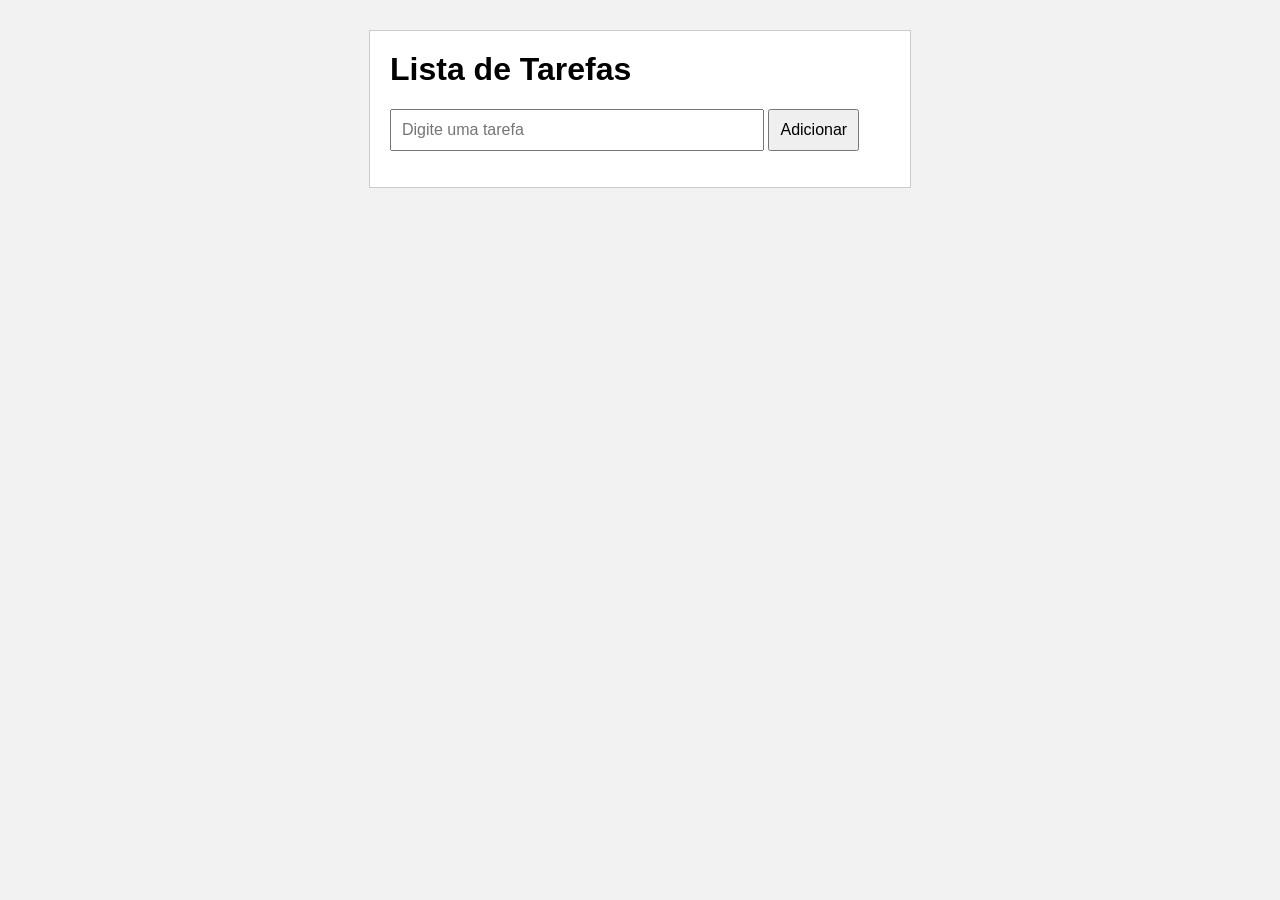
<file: index.html>
<!DOCTYPE html>
<html lang="pt-BR">
<head>
  <meta charset="UTF-8">
  <meta name="viewport" content="width=device-width, initial-scale=1.0">
  <title>Lista de Tarefas</title>
  <link rel="stylesheet" href="style.css">
</head>
<body>

  <div class="caixa">

    <h1 id="titulo_body">Lista de Tarefas</h1>

    <input type="text" id="campo-tarefa" placeholder="Digite uma tarefa">
    <button id="botao-adicionar">Adicionar</button>

    <ul id="lista"></ul>

  </div>

  <script src="main.js"></script>
</body>
</html>
</file>
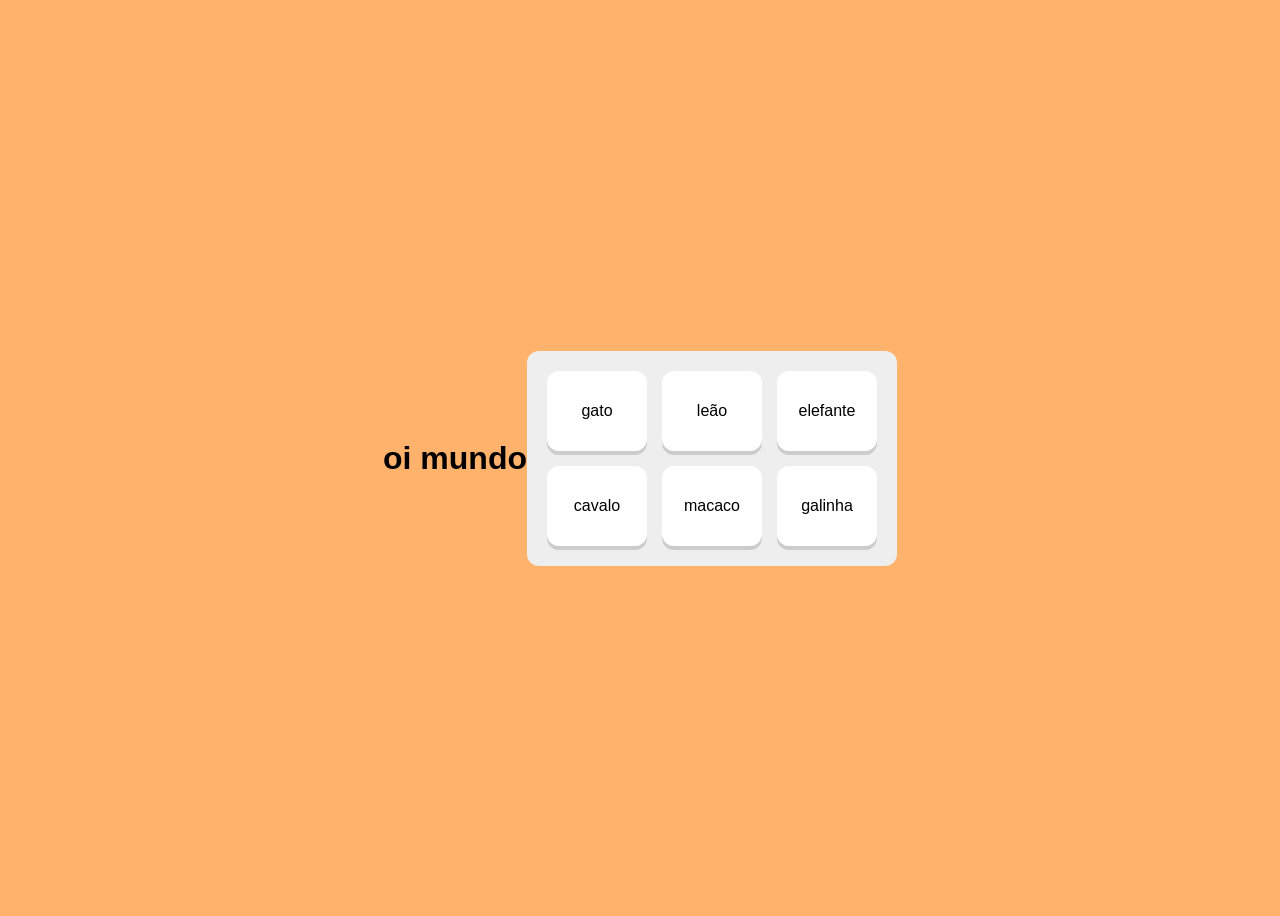
<file: js/index.html>
﻿<!DOCTYPE html>
<html lang="pt-br">
<head>
    <meta charset="UTF-8">
    <title>Teclado de Animais</title>
    <link rel="stylesheet" href="style.css">
</head>
<body>
    <h1 id="titulo">oi mundo</h1>
    
    <section class="teclado">
        <button class="tecla tecla_gato">gato</button>
        <button class="tecla tecla_leao">leão</button>
        <button class="tecla">elefante</button>
        <button class="tecla">cavalo</button>
        <button class="tecla">macaco</button>
        <button class="tecla">galinha</button>
    </section>
    
    <audio src="sons/som_gatinho.mp3" id="tecla_gato"></audio>
    <audio src="sons/som_leao.mp3" id="tecla_leao"></audio>
    <audio src="sons/som_elefante.mp3" id="tecla_elefante"></audio>

    <script src="main.js"></script>
    
</body>
</html>
</file>
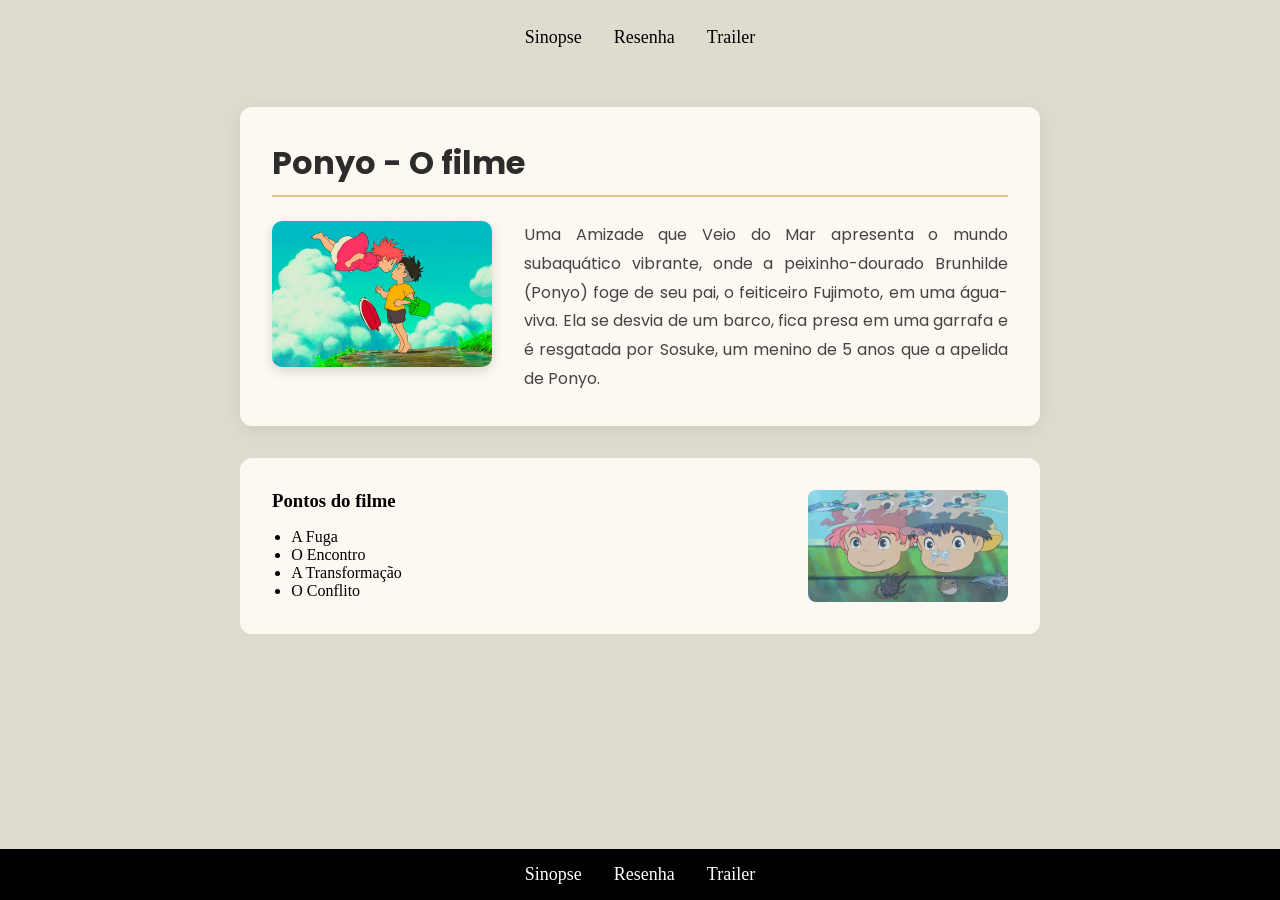
<file: ponyo/index.html>
<!DOCTYPE html>
<html lang="pt-br">
    <head>
        <meta charset="UTF-8">
        <meta name="viewport" content="width=device-width, initial-scale=1.0">
        <title>Aula 01</title>
        <link rel="stylesheet" href="styles/styles.css">
    </head>
    <body>

        <header class="header">
            <ul>
                <li><a href="https://www.primevideo.com/-/pt/detail/Ponyo/0G58GMWQQ91VX181AHHCNHP3XX">Sinopse</a></li>
                <li><a href="https://www.primevideo.com/-/pt/detail/Ponyo/0G58GMWQQ91VX181AHHCNHP3XX">Resenha</a></li>
                <li><a href="https://www.primevideo.com/-/pt/detail/Ponyo/0G58GMWQQ91VX181AHHCNHP3XX">Trailer</a></li>
            </ul>
        </header>
        <main>
            <section id="sinopse" class="sobre-container">
                <h1 class="">Ponyo - O filme</h1>
                <img class="ponyo" src="images/ponyo.jpg" alt="ponyo">
        
                <p> Uma Amizade que Veio do Mar apresenta o mundo subaquático vibrante, onde a peixinho-dourado Brunhilde 
                    (Ponyo) foge de seu pai, o feiticeiro Fujimoto, em uma água-viva. Ela se desvia de um barco, fica presa em uma garrafa e é resgatada por Sosuke, 
                    um menino de 5 anos que a apelida de Ponyo. </p>
            </section>

            <section class="container-pontos">
                <h3>Pontos do filme</h3>

                <img src="images/ponyoo.jpg" alt="ponyo 2">
        
                <ul>
                    <li>A Fuga </li>
                    <li>O Encontro</li>
                    <li>A Transformação</li>
                    <li>O Conflito</li>
                </ul>
            </section>
        </main>
        
        <footer class="footer">
            <ul>
                <li><a href="https://www.primevideo.com/-/pt/detail/Ponyo/0G58GMWQQ91VX181AHHCNHP3XX">Sinopse</a></li>
                <li><a href="https://www.primevideo.com/-/pt/detail/Ponyo/0G58GMWQQ91VX181AHHCNHP3XX">Resenha</a></li>
                <li><a href="https://www.primevideo.com/-/pt/detail/Ponyo/0G58GMWQQ91VX181AHHCNHP3XX">Trailer</a></li>
            </ul>
        </footer>
    </body>
</html>
</file>
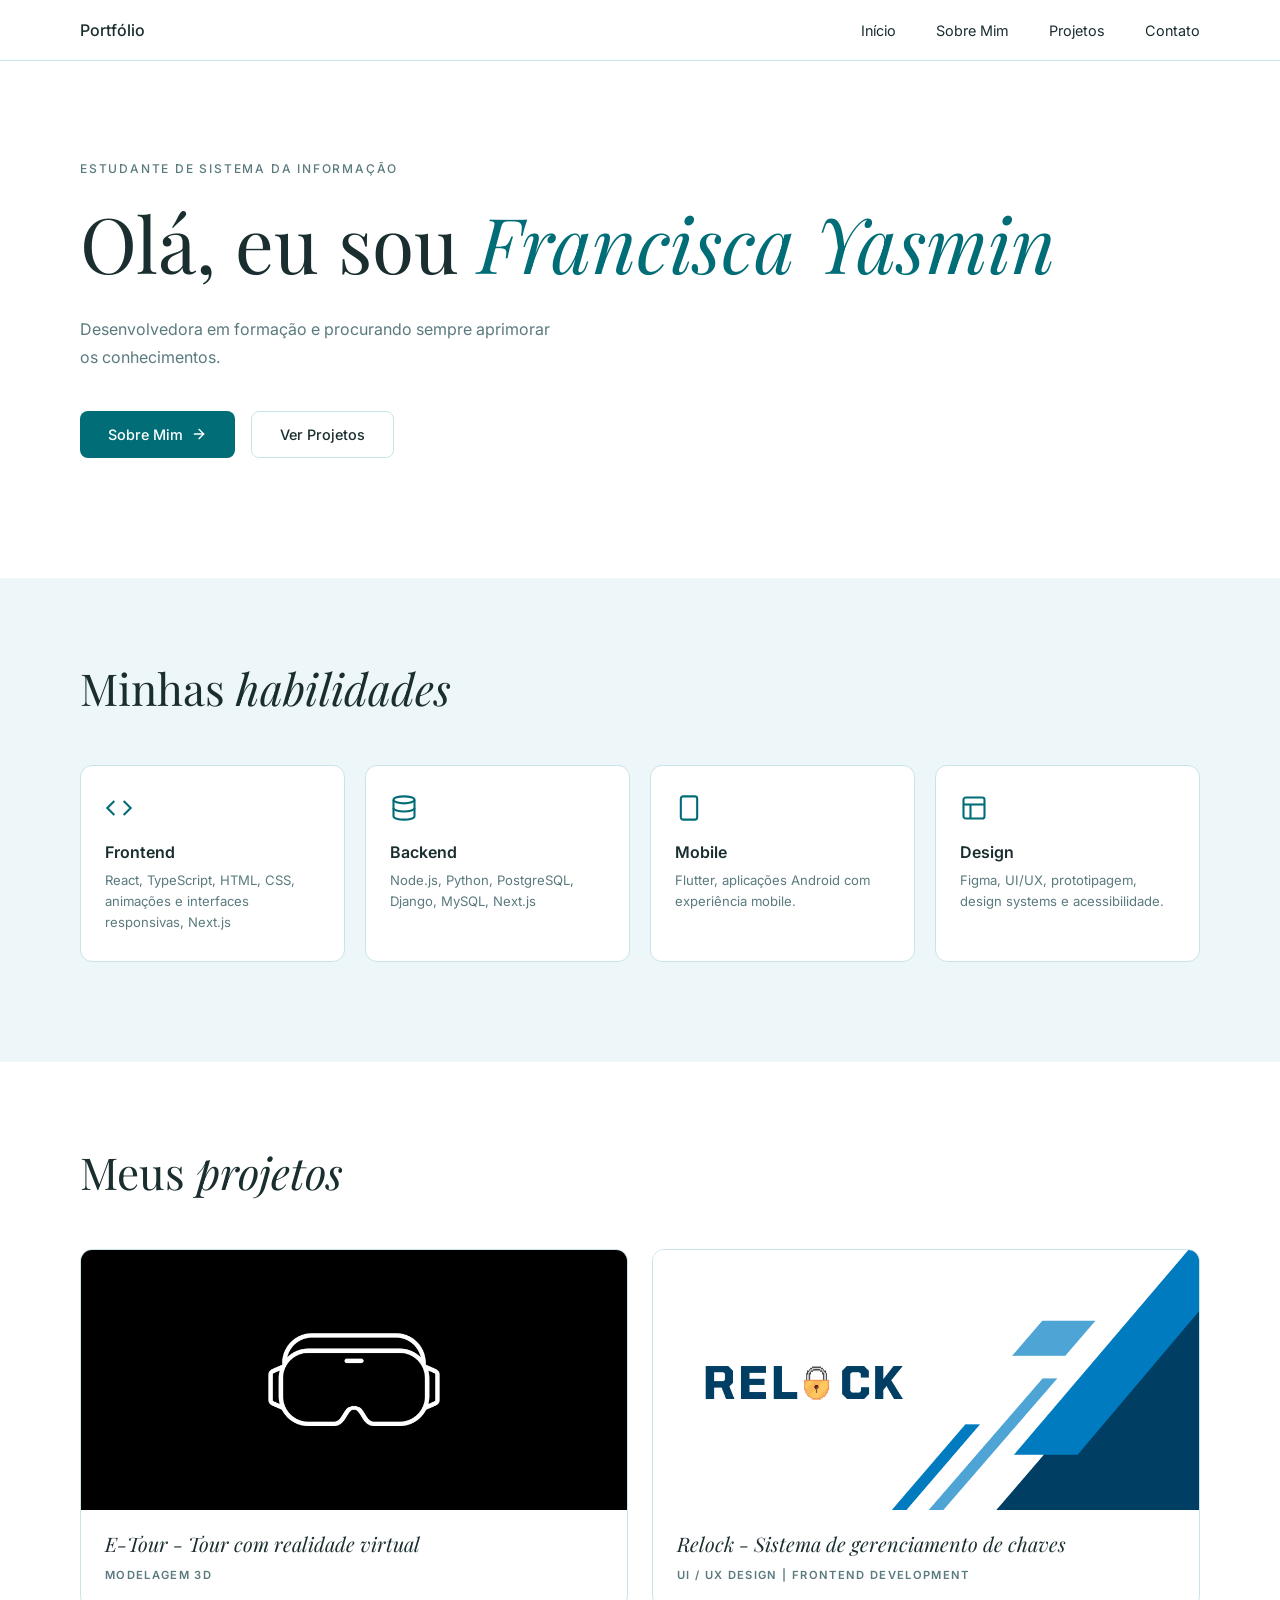
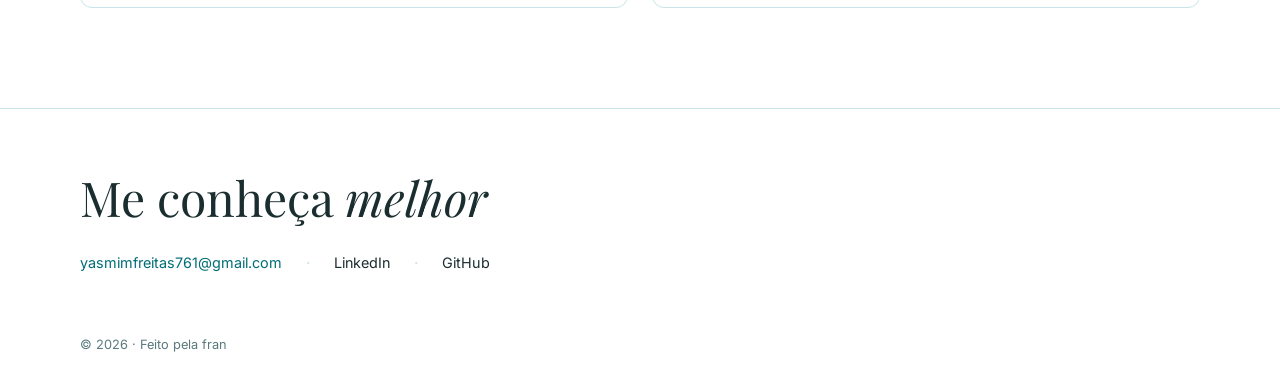
<file: projeto/index.html>
<!DOCTYPE html>
<html lang="pt-BR">
<head>
    <meta charset="UTF-8">
    <meta name="viewport" content="width=device-width, initial-scale=1.0">
    <title>Portfólio</title>
    <link rel="preconnect" href="https://fonts.googleapis.com">
    <link rel="preconnect" href="https://fonts.gstatic.com" crossorigin>
    <link rel="stylesheet" href="styles/index.css">
    <link href="https://fonts.googleapis.com/css2?family=Playfair+Display:ital,wght@0,400;0,700;1,400;1,700&family=Inter:wght@300;400;500;600&display=swap" rel="stylesheet">
    
</head>
<body>

    
    <!-- NAVBAR -->
    <nav>
        <span  class="nav-logo">Portfólio</span>
        <ul class="nav-links">
            <li><a href="index.html">Início</a></li>
            <li><a href="sobre.html">Sobre Mim</a></li>
            <li><a href="#projetos">Projetos</a></li>
            <li><a href="#contato">Contato</a></li>
        </ul>
    </nav>

    <main>

        <!-- HERO -->
        <section class="hero">
            <p class="hero-label">Estudante de Sistema da Informação</p>
            <h1>Olá, eu sou <em>Francisca Yasmin</em></h1>
            <p class="hero-desc">
                Desenvolvedora em formação e procurando sempre aprimorar os conhecimentos. 
            </p>
            <div class="hero-buttons">
                <a href="sobre.html" class="btn-primary">
                    Sobre Mim
                    <svg width="16" height="16" viewBox="0 0 24 24" fill="none" stroke="currentColor" stroke-width="2" stroke-linecap="round" stroke-linejoin="round"><line x1="5" y1="12" x2="19" y2="12"/><polyline points="12 5 19 12 12 19"/></svg>
                </a>
                <a href="#projetos" class="btn-secondary">Ver Projetos</a>  
            </div>
        </section>
        
        <!-- SKILLS -->
        <section class="skills">
            <h2>Minhas <em>habilidades</em></h2>
            <div class="skills-grid">
                
                <div class="skill-card">
                    <div class="skill-icon">
                        <!-- Code icon -->
                        <svg viewBox="0 0 24 24"><polyline points="16 18 22 12 16 6"/><polyline points="8 6 2 12 8 18"/></svg>
                    </div>
                    <h3>Frontend</h3>
                    <p>React, TypeScript, HTML, CSS, animações e interfaces responsivas, Next.js</p>
                </div>
                
                <div class="skill-card">
                    <div class="skill-icon">
                        <!-- Database icon -->
                        <svg viewBox="0 0 24 24"><ellipse cx="12" cy="5" rx="9" ry="3"/><path d="M21 12c0 1.66-4 3-9 3s-9-1.34-9-3"/><path d="M3 5v14c0 1.66 4 3 9 3s9-1.34 9-3V5"/></svg>
                    </div>
                    <h3>Backend</h3>
                    <p>Node.js, Python, PostgreSQL, Django, MySQL, Next.js</p>
                </div>
                
                <div class="skill-card">
                    <div class="skill-icon">
                        <!-- Mobile icon -->
                        <svg viewBox="0 0 24 24"><rect x="5" y="2" width="14" height="20" rx="2" ry="2"/><line x1="12" y1="18" x2="12.01" y2="18"/></svg>
                    </div>
                    <h3>Mobile</h3>
                    <p>Flutter, aplicações Android com experiência mobile.</p>
                </div>
                
                <div class="skill-card">
                    <div class="skill-icon">
                        <!-- Layout/Design icon -->
                        <svg viewBox="0 0 24 24"><rect x="3" y="3" width="18" height="18" rx="2"/><path d="M3 9h18"/><path d="M9 21V9"/></svg>
                    </div>
                    <h3>Design</h3>
                    <p>Figma, UI/UX, prototipagem, design systems e acessibilidade.</p>
                </div>
                
            </div>
        </section>
        
        <!-- PROJECTS -->
        <section id="projetos" class="projects">
            <h2>Meus <em>projetos</em></h2>
            <div class="projects-grid">
                
                <!-- Card 1: Sistema de Gestão -->
                <div class="project-card">
                    <div class="project-thumb thumb-gestao">
                        <img src="images/etour.png" alt="">
                        <rect x="120" y="50" width="160" height="170" rx="4" fill="#2563eb"/>
                        <circle cx="270" cy="180" r="90" fill="#f97316"/>
                        <rect x="240" y="60" width="160" height="140" rx="4" fill="none" stroke="#2563eb" stroke-width="2"/>
                        <circle cx="370" cy="80" r="18" fill="#2563eb"/>
                        <circle cx="330" cy="155" r="50" fill="#2563eb"/>
                        <circle cx="155" cy="160" r="38" fill="#a5b4fc" opacity="0.75"/>
                        <circle cx="260" cy="230" r="28" fill="#f97316"/>
                    </svg>
                </div>
                <div class="project-info">
                    <h3>E-Tour - Tour com realidade virtual</h3>
                    <span class="project-tag">Modelagem 3D</span>
                </div>
            </div>
            
            <!-- Card 2: Design System -->
            <div class="project-card">
                <div class="project-thumb thumb-design">
                    <img src="images/Relock.png" alt="">
                        <line x1="60" y1="10" x2="60" y2="250" stroke="#e5e7eb" stroke-width="1"/>
                        <line x1="155" y1="10" x2="155" y2="250" stroke="#e5e7eb" stroke-width="1"/>
                        <line x1="250" y1="10" x2="250" y2="250" stroke="#e5e7eb" stroke-width="1"/>
                        <line x1="345" y1="10" x2="345" y2="250" stroke="#e5e7eb" stroke-width="1"/>
                        <line x1="440" y1="10" x2="440" y2="250" stroke="#e5e7eb" stroke-width="1"/>
                        <line x1="60" y1="30" x2="440" y2="30" stroke="#e5e7eb" stroke-width="1"/>
                        <line x1="60" y1="100" x2="440" y2="100" stroke="#e5e7eb" stroke-width="1"/>
                        <line x1="60" y1="170" x2="440" y2="170" stroke="#e5e7eb" stroke-width="1"/>
                        <line x1="60" y1="240" x2="440" y2="240" stroke="#e5e7eb" stroke-width="1"/>
                        <rect x="260" y="38" width="72" height="52" rx="2" fill="#2563eb"/>
                        <rect x="70" y="108" width="72" height="52" rx="2" fill="#3b82f6"/>
                        <rect x="165" y="108" width="72" height="52" rx="2" fill="#1d4ed8"/>
                        <rect x="165" y="178" width="72" height="52" rx="2" fill="#2563eb"/>
                        <rect x="355" y="178" width="44" height="44" rx="2" fill="#60a5fa"/>
                    </svg>
                </div>
                <div class="project-info">
                    <h3>Relock - Sistema de gerenciamento de chaves</h3>
                    <span class="project-tag">UI / UX Design | Frontend Development</span>
                </div>
            </div>
            
        </div>
    </section>
</main>

  <hr>

    <!-- CONTATO -->
    <section id="contato" class="contact-section">
        <h2 class="contact-title">Me conheça <em>melhor</em></h2>
        <div class="contact-links">
            <a href="mailto:yasmimfreitas761@gmail.com" class="email-link">yasmimfreitas761@gmail.com</a>
            <span class="separator">·</span>
            <a href="#" class="plain-link">LinkedIn</a>
            <span class="separator">·</span>
            <a href="https://github.com/francisca-yasmin" class="plain-link">GitHub</a>
        </div>
    </section>

    <footer>
        <p>© 2026 · Feito pela fran</p>
    </footer>
    
</body>
</html>
</file>
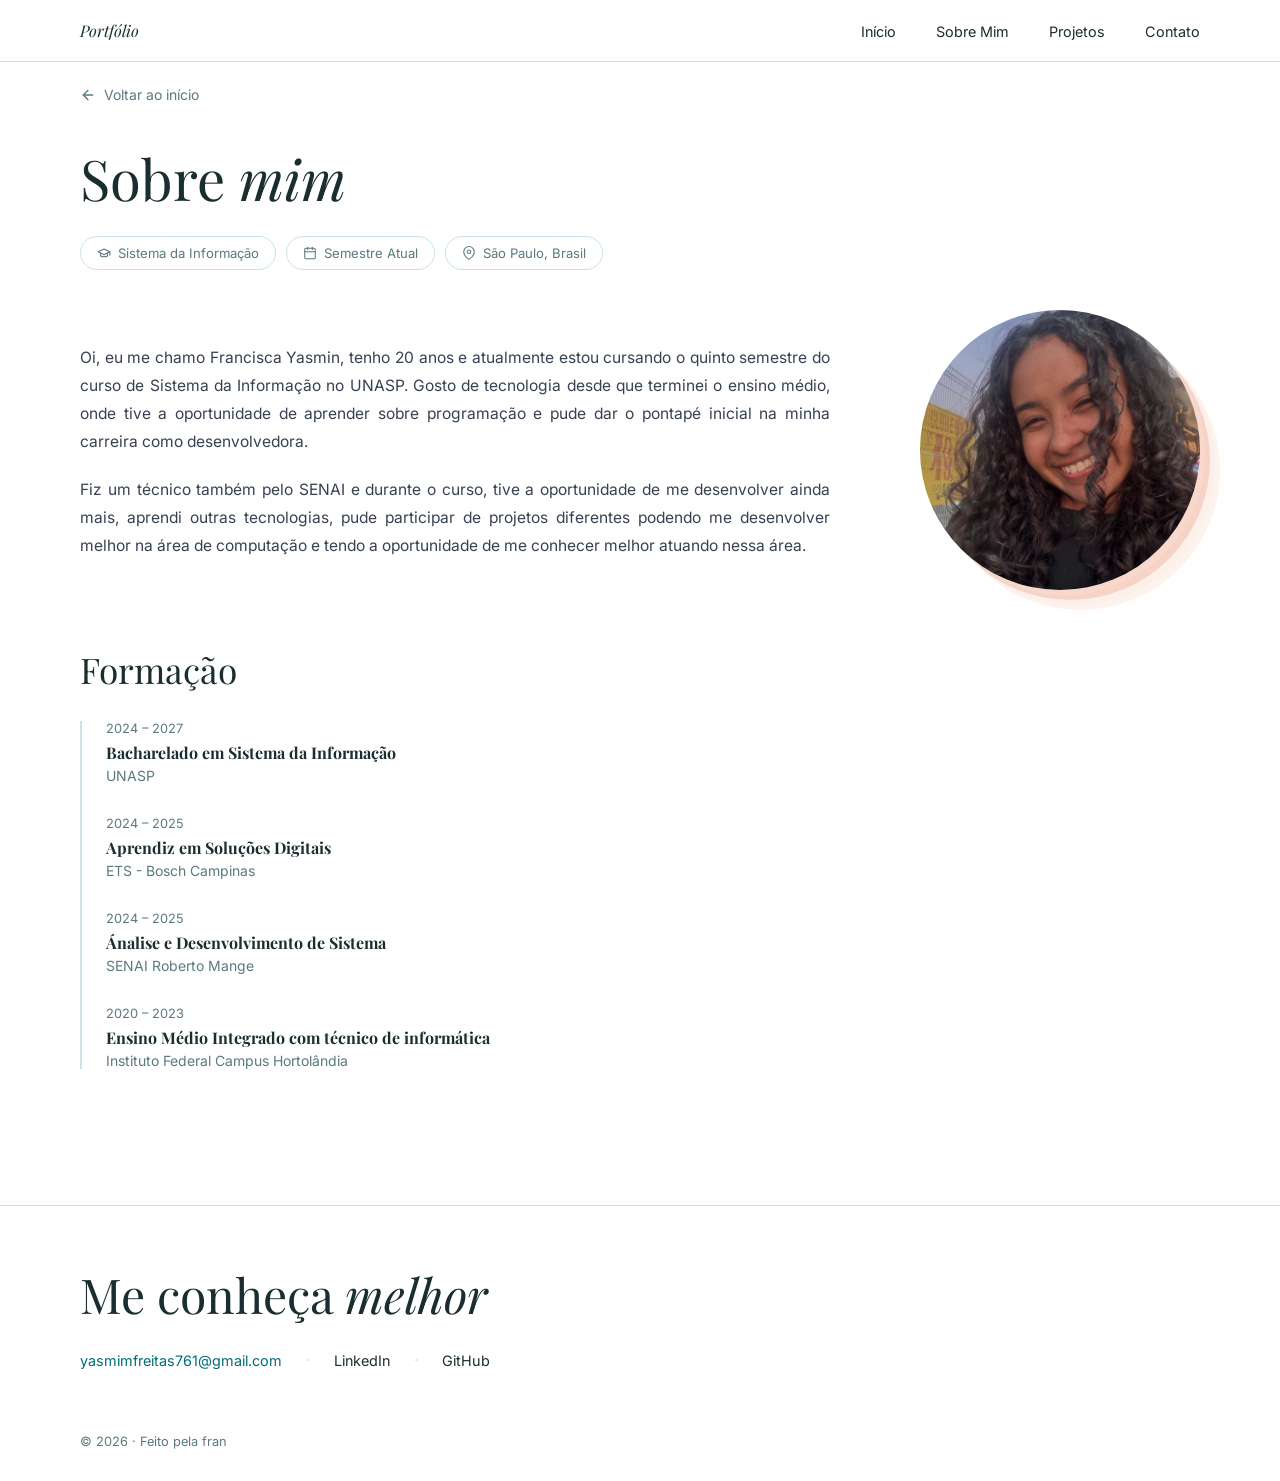
<file: projeto/sobre.html>
<!DOCTYPE html>
<html lang="pt-BR">
<head>
    <meta charset="UTF-8">
    <meta name="viewport" content="width=device-width, initial-scale=1.0">
    <title>Sobre Mim – Portfólio</title>
    <link rel="preconnect" href="https://fonts.googleapis.com">
    <link rel="preconnect" href="https://fonts.gstatic.com" crossorigin>
    <link href="https://fonts.googleapis.com/css2?family=Playfair+Display:ital,wght@0,400;0,700;1,400;1,700&family=Inter:wght@300;400;500;600&display=swap" rel="stylesheet">
    <link rel="stylesheet" href="styles/sobre.css">
</head>
<body>

    <!-- NAVBAR -->
    <nav>
        <span class="nav-logo">Portfólio</span>
        <ul class="nav-links">
            <li><a href="index.html">Início</a></li>
            <li><a href="sobre.html">Sobre Mim</a></li>
            <li><a href="index.html#projetos">Projetos</a></li>
            <li><a href="#contato">Contato</a></li>
        </ul>
    </nav>

    <!-- BACK LINK -->
    <a href="index.html" class="back-link">
        <svg viewBox="0 0 24 24" fill="none" stroke="currentColor" stroke-width="2" stroke-linecap="round" stroke-linejoin="round">
            <line x1="19" y1="12" x2="5" y2="12"/>
            <polyline points="12 19 5 12 12 5"/>
        </svg>
        Voltar ao início
    </a>

    <main>

        <!-- HERO -->
        <section class="page-hero">
            <h1>Sobre <em>mim</em></h1>
            <div class="sobre-badges">
                <span class="badge">
                    <svg viewBox="0 0 24 24" fill="none" stroke="currentColor" stroke-width="1.8" stroke-linecap="round" stroke-linejoin="round">
                        <path d="M22 10v6M2 10l10-5 10 5-10 5z"/>
                        <path d="M6 12v5c3.33 1.67 8.67 1.67 12 0v-5"/>
                    </svg>
                    Sistema da Informação
                </span>
                <span class="badge">
                    <svg viewBox="0 0 24 24" fill="none" stroke="currentColor" stroke-width="1.8" stroke-linecap="round" stroke-linejoin="round">
                        <rect x="3" y="4" width="18" height="18" rx="2" ry="2"/>
                        <line x1="16" y1="2" x2="16" y2="6"/>
                        <line x1="8" y1="2" x2="8" y2="6"/>
                        <line x1="3" y1="10" x2="21" y2="10"/>
                    </svg>
                    Semestre Atual
                </span>
                <span class="badge">
                    <svg viewBox="0 0 24 24" fill="none" stroke="currentColor" stroke-width="1.8" stroke-linecap="round" stroke-linejoin="round">
                        <path d="M21 10c0 7-9 13-9 13s-9-6-9-13a9 9 0 0 1 18 0z"/>
                        <circle cx="12" cy="10" r="3"/>
                    </svg>
                    São Paulo, Brasil
                </span>
            </div>
        </section>

        <!-- BIO -->
        <section class="bio">
            <div class="bio-inner">

                <div class="bio-photo">
                    <img src="images/fran.png" alt="fran">
                </div>

                <div class="bio-text">
                    <p>
                        Oi, eu me chamo Francisca Yasmin, tenho 20 anos e atualmente estou cursando o 
                        quinto semestre do curso de Sistema da Informação no UNASP. Gosto de tecnologia
                        desde que terminei o ensino médio, onde tive a oportunidade de aprender sobre programação
                        e pude dar o pontapé inicial na minha carreira como desenvolvedora.
                    </p>

                    <p>
                        Fiz um técnico também pelo SENAI e durante o curso, tive a oportunidade de me desenvolver ainda mais,
                        aprendi outras tecnologias, pude participar de projetos diferentes podendo me desenvolver
                        melhor na área de computação e tendo a oportunidade de me conhecer melhor atuando nessa área.
                    </p>
                </div>

            </div>
        </section>

        <!-- FORMAÇÃO -->
        <section class="section-block">
            <h2>Formação</h2>
            <div class="timeline">
                <div class="timeline-item">
                    <p class="timeline-date">2024 – 2027</p>
                    <p class="timeline-title">Bacharelado em Sistema da Informação</p>
                    <p class="timeline-sub">UNASP</p>
                </div>
                <div class="timeline-item">
                    <p class="timeline-date">2024 – 2025</p>
                    <p class="timeline-title">Aprendiz em Soluções Digitais</p>
                    <p class="timeline-sub">ETS - Bosch Campinas</p>
                </div>
                    <div class="timeline-item">
                    <p class="timeline-date">2024 – 2025</p>
                    <p class="timeline-title">Ánalise e Desenvolvimento de Sistema</p>
                    <p class="timeline-sub">SENAI Roberto Mange</p>
                </div>
                <div class="timeline-item">
                    <p class="timeline-date">2020 – 2023</p>
                    <p class="timeline-title">Ensino Médio Integrado com técnico de informática</p>
                    <p class="timeline-sub">Instituto Federal Campus Hortolândia</p>
                </div>
            </div>
        </section>

    </main>

    <hr>

    <!-- CONTATO -->
    <section id="contato" class="contact-section">
        <h2 class="contact-title">Me conheça <em>melhor</em></h2>
        <div class="contact-links">
            <a href="mailto:yasmimfreitas761@gmail.com" class="email-link">yasmimfreitas761@gmail.com</a>
            <span class="separator">·</span>
            <a href="#" class="plain-link">LinkedIn</a>
            <span class="separator">·</span>
            <a href="https://github.com/francisca-yasmin" class="plain-link">GitHub</a>
        </div>
    </section>

    <footer>
        <p>© 2026 · Feito pela fran</p>
    </footer>

</body>
</html>
</file>
<file: style.css>
body {
  font-family: Arial, sans-serif;
  background-color: #f2f2f2;
  margin: 0;
  padding: 30px;
}

.caixa {
  max-width: 500px;
  margin: 0 auto;
  background-color: white;
  padding: 20px;
  border: 1px solid #ccc;
}

h1 {
  margin-top: 0;
}

input {
  width: 70%;
  padding: 10px;
  font-size: 16px;
}

button {
  padding: 10px;
  font-size: 16px;
  cursor: pointer;
}

ul {
  padding: 0;
}

li {
  list-style: none;
  margin-top: 10px;
  padding: 10px;
  background-color: #eeeeee;
}

.concluida {
  text-decoration: line-through;
  color: gray;
  gap: 8px;
}

li button{
    margin-left: 10px;
    padding: 4px 8px;
}
</file>
<file: js/style.css>
body {
    background-color: #ffb26b;
    display: flex;
    justify-content: center;
    align-items: center;
    height: 100vh;
    font-family: Arial, Helvetica, sans-serif;
}

.teclado {
    display: grid;
    grid-template-columns: repeat(3, 100px);
    gap: 15px;
    background: #eee;
    padding: 20px;
    border-radius: 12px;
}

.tecla {
    height: 80px;
    border: none;
    border-radius: 12px;
    background: white;
    font-size: 16px;
    cursor: pointer;
    box-shadow: 0 4px 0 #ccc;
}

.tecla:active {
    box-shadow: none;
    transform: translateY(4px);
}
</file>
<file: ponyo/styles/styles.css>
@import url('https://fonts.googleapis.com/css2?family=Poppins:ital,wght@0,100;0,200;0,300;0,400;0,500;0,600;0,700;0,800;0,900;1,100;1,200;1,300;1,400;1,500;1,600;1,700;1,800;1,900&display=swap');
*{
    padding: 0px;
    margin: 0px;
    box-sizing: border-box;
}

body{
    background: #e0dbcf;
    display: flex;
    flex-direction: column;
    min-height: 100vh;
    margin: 0;
}

main {
    flex: 1;
}

/* css do header */
.header ul {
  display: flex;
  gap: 2rem;
  justify-content: center;
  list-style: none;
  padding: 15px;
  font-size: 18px;
  margin: 12px;
}

.header a {
  text-decoration: none;
  color: inherit;
}
/* primeira section do projeto */
.sobre-container {
  display: grid;
  grid-template-columns: auto 1fr;
  grid-template-rows: auto 1fr;
  gap: 1.5rem 2rem;
  max-width: 800px;
  margin: 2rem auto;
  padding: 2rem;
  font-family: 'Poppins';
  background: #fdf8f2;
  border-radius: 12px;
  box-shadow: 0 4px 20px rgba(0,0,0,0.08);
}

.sobre-container h1 {
  grid-column: 1 / -1; /* ocupa toda a largura */
  margin: 0;
  font-size: 2rem;
  color: #2c2c2c;
  border-bottom: 2px solid #e0c88a;
  padding-bottom: 0.5rem;
}

.sobre-container .ponyo {
  grid-column: 1;
  grid-row: 2;
  width: 220px;
  height: auto;
  border-radius: 10px;
  object-fit: cover;
  box-shadow: 0 4px 12px rgba(0,0,0,0.15); /*sombreado deibaixo da box do conteudo*/
}

.sobre-container p {
  grid-column: 2;
  grid-row: 2;
  margin: 0;
  font-size: 1rem;
  line-height: 1.8;
  color: #444;
  align-self: center;
  text-align: justify;
}

/* css da parte sobre os pontos do filme */
.container-pontos {
  display: grid;
  grid-template-columns: 1fr auto;
  grid-template-rows: auto 1fr;
  gap: 1rem 2rem;
  background: #fdf8f2;
  border-radius: 12px;
  max-width: 800px;
  margin: 2rem auto;
  padding: 2rem;
}

.container-pontos h3 {
  grid-column: 1; /* título só na coluna da lista */
  margin: 0;
}

.container-pontos img {
  grid-column: 2;
  grid-row: 1 / 3; /* imagem ocupa as duas linhas, fica na direita */
  width: 200px;
  height: auto;
  border-radius: 8px;
  object-fit: cover;
  align-self: center;
}

.container-pontos ul {
  grid-column: 1;
  grid-row: 2;
  margin: 0;
  padding-left: 1.2rem;
}

/* CSS DO FOOTER */
.footer{
    background-color: #000000;
}

.footer ul{
    display: flex;
    gap: 2rem;
    justify-content: center;
    list-style: none;
    padding: 15px;
    font-size: 18px;
    margin: 0px;
    color: #FFFFFF;
}

.footer a{
    text-decoration: none;
    color: inherit;
}
</file>
<file: projeto/styles/index.css>
*, *::before, *::after {
    margin: 0;
    padding: 0;
    box-sizing: border-box;
}

:root {
    --teal:        #006D77;
    --teal-hover:  #005a63;
    --pearl:       #83C5BE;
    --alice:       #EDF6F9;
    --almond:      #FFDDD2;
    --tangerine:   #E29578;
    --text-dark:   #1a2e30;
    --text-muted:  #5a7a7e;
    --bg-light:    #EDF6F9;
    --border:      #c9e4e8;
}

body {
    font-family: 'Inter', sans-serif;
    color: var(--text-dark);
    background: #fff;
}

/* NAV */
nav {
    display: flex;
    justify-content: space-between;
    align-items: center;
    padding: 20px 80px;
    border-bottom: 1px solid var(--border);
    position: sticky;
    top: 0;
    background: #fff;
    z-index: 100;
}

.nav-logo {
    font-family: 'Inter', sans-serif;
    font-size: 1rem;
    font-weight: 500;
    color: var(--text-dark);
}

.nav-links {
    display: flex;
    gap: 40px;
    list-style: none;
}

.nav-links a {
    text-decoration: none;
    color: var(--text-dark);
    font-size: 0.9rem;
    font-weight: 400;
    transition: color 0.2s;
}

.nav-links a:hover {
    color: var(--teal);
}

/* HERO */
.hero {
    padding: 100px 80px 120px;
}

.hero-label {
    font-size: 0.75rem;
    font-weight: 500;
    letter-spacing: 0.15em;
    text-transform: uppercase;
    color: var(--text-muted);
    margin-bottom: 24px;
}

.hero h1 {
    font-family: 'Playfair Display', serif;
    font-size: clamp(3rem, 6vw, 5rem);
    font-weight: 400;
    line-height: 1.1;
    color: var(--text-dark);
    margin-bottom: 32px;
}

.hero h1 em {
    font-style: italic;
    color: var(--teal);
}

.hero-desc {
    font-size: 1rem;
    color: var(--text-muted);
    line-height: 1.7;
    max-width: 480px;
    margin-bottom: 40px;
}

.hero-buttons {
    display: flex;
    gap: 16px;
}

.btn-primary {
    background: var(--teal);
    color: #fff;
    border: none;
    padding: 14px 28px;
    border-radius: 8px;
    font-family: 'Inter', sans-serif;
    font-size: 0.9rem;
    font-weight: 500;
    cursor: pointer;
    display: flex;
    align-items: center;
    gap: 8px;
    text-decoration: none;
    transition: background 0.2s;
}

.btn-primary:hover {
    background: var(--teal-hover);
}

.btn-secondary {
    background: transparent;
    color: var(--text-dark);
    border: 1.5px solid var(--border);
    padding: 14px 28px;
    border-radius: 8px;
    font-family: 'Inter', sans-serif;
    font-size: 0.9rem;
    font-weight: 500;
    cursor: pointer;
    text-decoration: none;
    transition: border-color 0.2s, background 0.2s;
}

.btn-secondary:hover {
    border-color: var(--teal);
    background: var(--alice);
}

/* SKILLS */
.skills {
    background: var(--alice);
    padding: 80px 80px 100px;
}

.skills h2 {
    font-family: 'Playfair Display', serif;
    font-size: clamp(2rem, 3.5vw, 2.75rem);
    font-weight: 400;
    margin-bottom: 48px;
}

.skills h2 em {
    font-style: italic;
}

.skills-grid {
    display: grid;
    grid-template-columns: repeat(4, 1fr);
    gap: 20px;
}

.skill-card {
    background: #fff;
    border-radius: 12px;
    padding: 28px 24px;
    border: 1px solid var(--border);
    transition: box-shadow 0.2s, transform 0.2s;
}

.skill-card:hover {
    box-shadow: 0 8px 24px rgba(0, 109, 119, 0.1);
    transform: translateY(-2px);
}

.skill-icon {
    color: var(--teal);
    margin-bottom: 16px;
}

.skill-icon svg {
    width: 28px;
    height: 28px;
    stroke: var(--teal);
    fill: none;
    stroke-width: 1.8;
}

.skill-card h3 {
    font-size: 1rem;
    font-weight: 600;
    margin-bottom: 8px;
    color: var(--text-dark);
}

.skill-card p {
    font-size: 0.82rem;
    color: var(--text-muted);
    line-height: 1.6;
}

/* PROJECTS */
.projects {
    padding: 80px 80px 100px;
    background: #fff;
}

.projects h2 {
    font-family: 'Playfair Display', serif;
    font-size: clamp(2rem, 3.5vw, 2.75rem);
    font-weight: 400;
    margin-bottom: 48px;
}

.projects h2 em {
    font-style: italic;
}

.projects-grid {
    display: grid;
    grid-template-columns: repeat(2, 1fr);
    gap: 24px;
}

.project-card {
    border: 1px solid var(--border);
    border-radius: 12px;
    overflow: hidden;
    transition: box-shadow 0.2s, transform 0.2s;
    cursor: pointer;
}

.project-card:hover {
    box-shadow: 0 10px 30px rgba(0, 109, 119, 0.12);
    transform: translateY(-3px);
}

.project-thumb {
    width: 100%;
    height: 260px;
    display: flex;
    align-items: center;
    justify-content: center;
    overflow: hidden;
}

.thumb-gestao  { background: #EDF6F9; position: relative; }
.thumb-gestao svg  { width: 100%; height: 100%; }
.thumb-financas { background: #FFDDD2; }
.thumb-financas svg { width: 100%; height: 100%; }
.thumb-analytics { background: #EDF6F9; }
.thumb-analytics svg { width: 100%; height: 100%; }
.thumb-design { background: #FFDDD2; }
.thumb-design svg { width: 100%; height: 100%; }

.project-info {
    padding: 20px 24px 24px;
}

.project-info h3 {
    font-family: 'Playfair Display', serif;
    font-size: 1.25rem;
    font-weight: 400;
    font-style: italic;
    margin-bottom: 6px;
    color: var(--text-dark);
}

.project-tag {
    font-size: 0.7rem;
    font-weight: 600;
    letter-spacing: 0.12em;
    text-transform: uppercase;
    color: var(--text-muted);
}

/* RESPONSIVE */
@media (max-width: 900px) {
    nav, .hero, .skills, .projects { padding-left: 32px; padding-right: 32px; }
    .skills-grid { grid-template-columns: repeat(2, 1fr); }
    .projects-grid { grid-template-columns: 1fr; }
}

@media (max-width: 560px) {
    nav { padding: 16px 20px; }
    .hero { padding: 60px 20px 80px; }
    .skills { padding: 60px 20px 80px; }
    .projects { padding: 60px 20px 80px; }
    .skills-grid { grid-template-columns: 1fr; }
    .nav-links { gap: 20px; }
    .project-thumb { height: 200px; }
}

hr {
    border: none;
    border-top: 1px solid var(--border);
    margin: 0 0 56px;
}

/* CONTACT */
.contact-section { padding: 0 80px 48px; }

.contact-title {
    font-family: 'Playfair Display', serif;
    font-size: clamp(2rem, 4vw, 3rem);
    font-weight: 400;
    margin-bottom: 24px;
    color: var(--text-dark);
}

.contact-title em { font-style: italic; }

.contact-links {
    display: flex;
    align-items: center;
    gap: 24px;
    flex-wrap: wrap;
}

.contact-links a {
    font-size: 0.9rem;
    text-decoration: none;
    color: var(--teal);
    transition: color 0.2s;
}

.contact-links a:hover { color: var(--teal-hover); }

.contact-links .plain-link { color: var(--text-dark); }
.contact-links .plain-link:hover { color: var(--teal); }

.contact-links .separator {
    color: var(--border);
}

.project-thumb img {
    width: 100%;
    height: 100%;
    object-fit: cover;
}

/* FOOTER */
footer { padding: 16px 80px 32px; }

footer p {
    font-size: 0.8rem;
    color: var(--text-muted);
}
</file>
<file: projeto/styles/sobre.css>
*, *::before, *::after {
    margin: 0;
    padding: 0;
    box-sizing: border-box;
}

:root {
    --teal:        #006D77;
    --teal-hover:  #005a63;
    --pearl:       #83C5BE;
    --alice:       #EDF6F9;
    --almond:      #FFDDD2;
    --tangerine:   #E29578;
    --text-dark:   #1a2e30;
    --text-muted:  #5a7a7e;
    --bg-light:    #EDF6F9;
    --border:      #c9e4e8;
}

body {
    font-family: 'Inter', sans-serif;
    color: var(--text-dark);
    background: #fff;
}

/* NAV */
nav {
    display: flex;
    justify-content: space-between;
    align-items: center;
    padding: 20px 80px;
    border-bottom: 1px solid var(--border);
    position: sticky;
    top: 0;
    background: #fff;
    z-index: 100;
}

.nav-logo {
    font-family: 'Playfair Display', serif;
    font-size: 1rem;
    font-weight: 400;
    font-style: italic;
    color: var(--text-dark);
}

.nav-links {
    display: flex;
    gap: 40px;
    list-style: none;
}

.nav-links a {
    text-decoration: none;
    color: var(--text-dark);
    font-size: 0.9rem;
    font-weight: 400;
    transition: color 0.2s;
}

.nav-links a:hover {
    color: var(--teal);
}

/* ALIASES para sobre.html */
.page-hero { margin-bottom: 40px; }
.page-hero h1 {
    font-family: 'Playfair Display', serif;
    font-size: clamp(2.5rem, 5vw, 3.5rem);
    font-weight: 400;
    line-height: 1.1;
    margin-bottom: 28px;
    color: var(--text-dark);
}
.page-hero h1 em { font-style: italic; }
.sobre-badges { display: flex; flex-wrap: wrap; gap: 10px; margin-bottom: 0; }
.section-block { margin-bottom: 56px; }
.section-block h2 {
    font-family: 'Playfair Display', serif;
    font-size: clamp(1.6rem, 3vw, 2.2rem);
    font-weight: 400;
    margin-bottom: 28px;
    color: var(--text-dark);
}
.email-link {
    color: var(--teal);
    text-decoration: underline;
    text-underline-offset: 3px;
}
.email-link:hover { color: var(--teal-hover); }

/* BACK LINK */
.back-link {
    display: inline-flex;
    align-items: center;
    gap: 8px;
    padding: 24px 80px 0;
    text-decoration: none;
    color: var(--text-muted);
    font-size: 0.875rem;
    transition: color 0.2s;
}

.back-link:hover { color: var(--teal); }

.back-link svg {
    width: 16px;
    height: 16px;
    stroke: currentColor;
    fill: none;
    stroke-width: 2;
    stroke-linecap: round;
    stroke-linejoin: round;
}

/* MAIN */
main {
    padding: 40px 80px 80px;
    max-width: 1300px;
}

.page-title {
    font-family: 'Playfair Display', serif;
    font-size: clamp(2.5rem, 5vw, 3.5rem);
    font-weight: 400;
    line-height: 1.1;
    margin-bottom: 32px;
    color: var(--text-dark);
}

.page-title em { font-style: italic; }

/* BADGES */
.badges {
    display: flex;
    flex-wrap: wrap;
    gap: 10px;
    margin-bottom: 40px;
}

.badge {
    display: inline-flex;
    align-items: center;
    gap: 7px;
    padding: 8px 16px;
    border: 1px solid var(--border);
    border-radius: 999px;
    font-size: 0.82rem;
    color: var(--text-muted);
    background: #fff;
}

.badge svg {
    width: 14px;
    height: 14px;
    stroke: var(--text-muted);
    fill: none;
    stroke-width: 1.8;
    flex-shrink: 0;
}

/* BIO */
.bio { margin-bottom: 56px; }

.bio-inner {
    display: flex;
    flex-direction: row-reverse;
    gap: 90px;
    align-items: center;
}

/* div da imagem - mexe me tudo que tá dentro da div */
.bio-photo {
    flex: 0 0 280px;
    width: 280px;
    height: 280px;
    border-radius: 50%;
    overflow: hidden;
    background: var(--alice);
    border: none;
    box-shadow:
        rgba(255, 221, 210, 0.4) 5px 5px,
        rgba(226, 149, 120, 0.3) 10px 10px,
        rgba(255, 221, 210, 0.2) 15px 15px,
        rgba(226, 149, 120, 0.1) 20px 20px,
        rgba(255, 221, 210, 0.05) 25px 25px;
}

/* especificamente a imagem */
.bio-photo img {
    width: 100%;
    height: 100%;
    object-fit: cover;
    object-position: center center;
    display: block;
}

.bio-text {
    flex: 1;
    min-width: 0;
    padding-top: 4px;
    width: 500px;
}

.bio p {
    font-size: 0.975rem;
    line-height: 1.8;
    color: #374151;
    margin-bottom: 20px;
    text-align: justify;
}

.bio p:last-child { margin-bottom: 0; }

@media (max-width: 680px) {
    .bio-inner { flex-direction: column; align-items: center; }
    .bio-photo { width: 200px; height: 200px; }
}

/* SECTION TITLE */
.section-title {
    font-family: 'Playfair Display', serif;
    font-size: clamp(1.6rem, 3vw, 2.2rem);
    font-weight: 400;
    margin-bottom: 28px;
    color: var(--text-dark);
}

/* TIMELINE */
.timeline { margin-bottom: 56px; }

.timeline-item {
    border-left: 2px solid var(--border);
    padding: 0 0 32px 24px;
}

.timeline-item:last-child { padding-bottom: 0; }

.timeline-date {
    font-size: 0.8rem;
    color: var(--text-muted);
    margin-bottom: 6px;
}

.timeline-title {
    font-family: 'Playfair Display', serif;
    font-size: 1rem;
    font-weight: 700;
    color: var(--text-dark);
    margin-bottom: 4px;
}

.timeline-sub {
    font-size: 0.875rem;
    color: var(--text-muted);
}

/* INTERESTS */
.interests { margin-bottom: 56px; }

.tags {
    display: flex;
    flex-wrap: wrap;
    gap: 10px;
}

.tag {
    padding: 8px 18px;
    border: 1px solid var(--border);
    border-radius: 999px;
    font-size: 0.85rem;
    color: var(--text-dark);
    background: #fff;
    transition: background 0.2s, border-color 0.2s, color 0.2s;
    cursor: default;
}

.tag:hover {
    background: var(--alice);
    border-color: var(--pearl);
    color: var(--teal);
}

/* DIVIDER */
hr {
    border: none;
    border-top: 1px solid var(--border);
    margin: 0 0 56px;
}

/* CONTACT */
.contact-section { padding: 0 80px 48px; }

.contact-title {
    font-family: 'Playfair Display', serif;
    font-size: clamp(2rem, 4vw, 3rem);
    font-weight: 400;
    margin-bottom: 24px;
    color: var(--text-dark);
}

.contact-title em { font-style: italic; }

.contact-links {
    display: flex;
    align-items: center;
    gap: 24px;
    flex-wrap: wrap;
}

.contact-links a {
    font-size: 0.9rem;
    text-decoration: none;
    color: var(--teal);
    transition: color 0.2s;
}

.contact-links a:hover { color: var(--teal-hover); }

.contact-links .plain-link { color: var(--text-dark); }
.contact-links .plain-link:hover { color: var(--teal); }

.contact-links .separator {
    color: var(--border);
}

/* FOOTER */
footer { padding: 16px 80px 32px; }

footer p {
    font-size: 0.8rem;
    color: var(--text-muted);
}

/* RESPONSIVE */
@media (max-width: 768px) {
    nav, .back-link, main, .contact-section, footer {
        padding-left: 28px;
        padding-right: 28px;
    }
}

@media (max-width: 480px) {
    nav { padding: 16px 20px; }
    .back-link, main, .contact-section, footer { padding-left: 20px; padding-right: 20px; }
    .nav-links { gap: 20px; }
}
</file>
